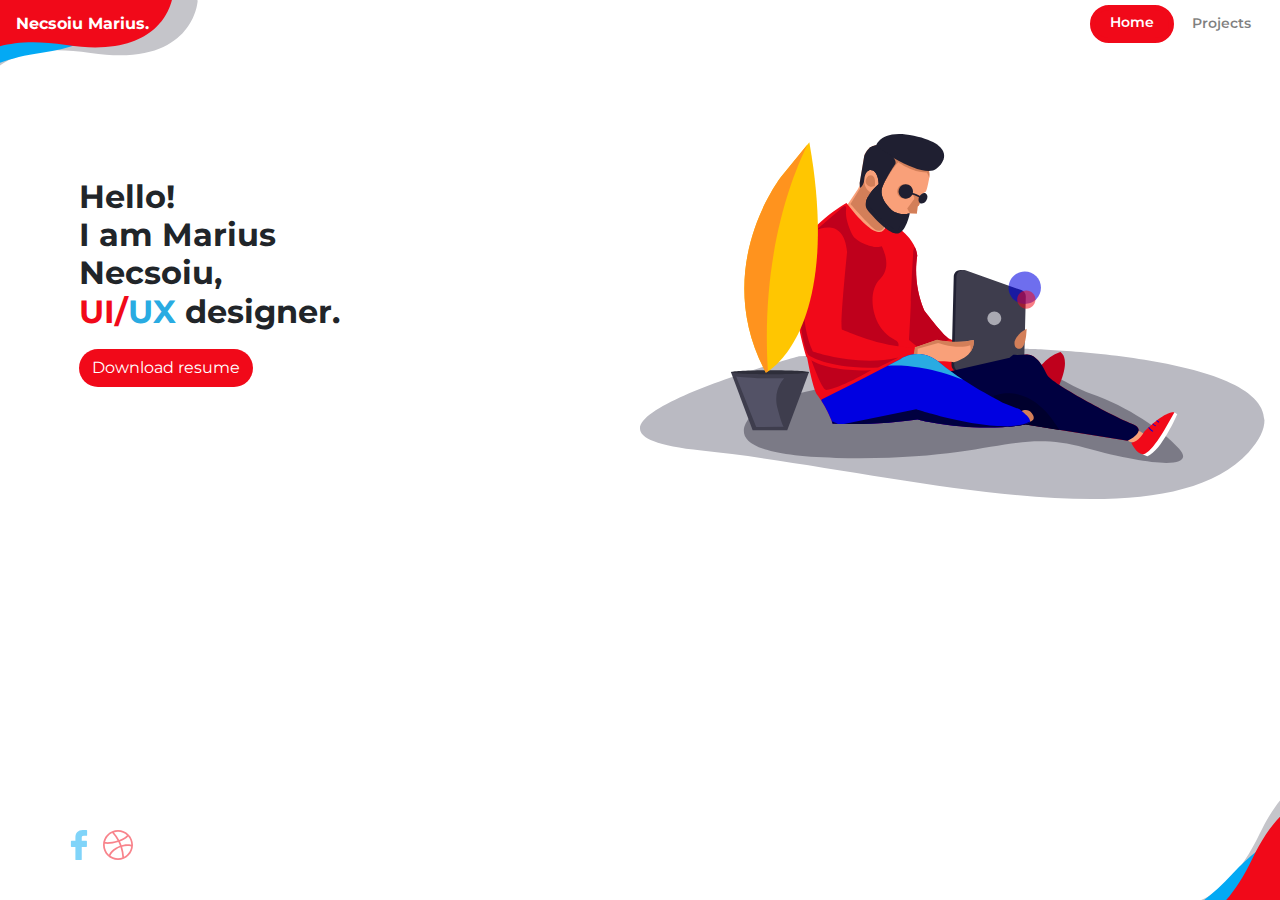
<file: index.html>
<!DOCTYPE html>
<html lang="en">
<head>
    <meta charset="UTF-8">
    <meta name="viewport" content="width=device-width, initial-scale=1.0">
    <meta http-equiv="X-UA-Compatible" content="ie=edge">
    <title>Necsoiu Marius</title>
     <!-- Bootstrap core CSS -->
  <link href="vendor/bootstrap/css/bootstrap.min.css" rel="stylesheet">
  
  <!-- Custom fonts for this template -->
  <link href="https://fonts.googleapis.com/css?family=Montserrat" rel="stylesheet">
  

  <!-- Custom styles for this template -->
  <link href="css/portfolio.css" rel="stylesheet">
  <link href="https://fonts.googleapis.com/icon?family=Material+Icons" rel="stylesheet">

</head>
<body>
    <!--Start of navbar-->

    <nav class="navbar navbar-expand-lg navbar-light" style="background-color:#fff; padding-top:0px;">
            
            <a class="navbar-brand" style="font-weight: bold; color:#fff; font-size:1em;" href="index.html">Necsoiu Marius.</a>
            <button class="navbar-toggler" type="button" data-toggle="collapse" data-target="#navbarNavAltMarkup" aria-controls="navbarNavAltMarkup" aria-expanded="false" aria-label="Toggle navigation">
              <span class="navbar-toggler-icon" style="color:#fff;"></span>
            </button>
            <div class="collapse navbar-collapse" id="navbarNavAltMarkup" style="float:right;">
              <div class="navbar-nav ml-auto">
                    <a class="nav-item nav-link selected" href="index.html">Home</a>
                <a class="nav-item nav-link" href="pages/portfolio.html">Projects</a>
              </div>
            </div>
            <img src="img/background and illustration/top_left.svg" class="img-fluid top_left">
          </nav>
<!--End of navbar-->
<div class="container" style="top:50%; bottom:50px;">
    <div class="row">
        <div class="col-sm-5 left-col">
                <div class="rightDetails">

                        <h2 style="font-weight: bold;">Hello!<br>I am Marius Necsoiu,<br> <span style="color:#F10919;">UI/</span><span style="color:#29ABE2;">UX </span>designer. </h2>
                                <a href="Necsoiu_Marius_CV.pdf" class="btn my-btn" style="display: inline-block; text-decoration: none; margin-top:10px; background-color: #F10919;" target="_blank">Download resume</a>
                        
                </div>
        </div>
      <div class="col-sm-3 right-col">
          <img src="img/background and illustration/ilustratie.svg" class="img-fluid">
      </div>
    </div>
</div>
 <!--here starts the footer-->
 <footer>
        <img src="img/background and illustration/bottom_right.svg" class="img-fluid bottom-right">
        <div style="padding:30px; padding-left: 5%;">
                <a href="https://www.facebook.com/marius.necsoiu.3" target="_blank"><img class="icon-social" src="img/social-icons/fb.svg" alt="https://www.facebook.com/marius.necsoiu.3"></a>
                <a href="https://dribbble.com/necmarius" target="_blank"><img  class="icon-social"src="img/social-icons/db.svg" alt="https://dribbble.com/necmarius"></a>
                
        </div>
  
 </footer>    

 <!--here ends the footer-->
     <!-- Bootstrap core JavaScript -->
  <script src="vendor/jquery/jquery.min.js"></script>
  <script src="vendor/bootstrap/js/bootstrap.bundle.min.js"></script>
</body>
</html>
</file>
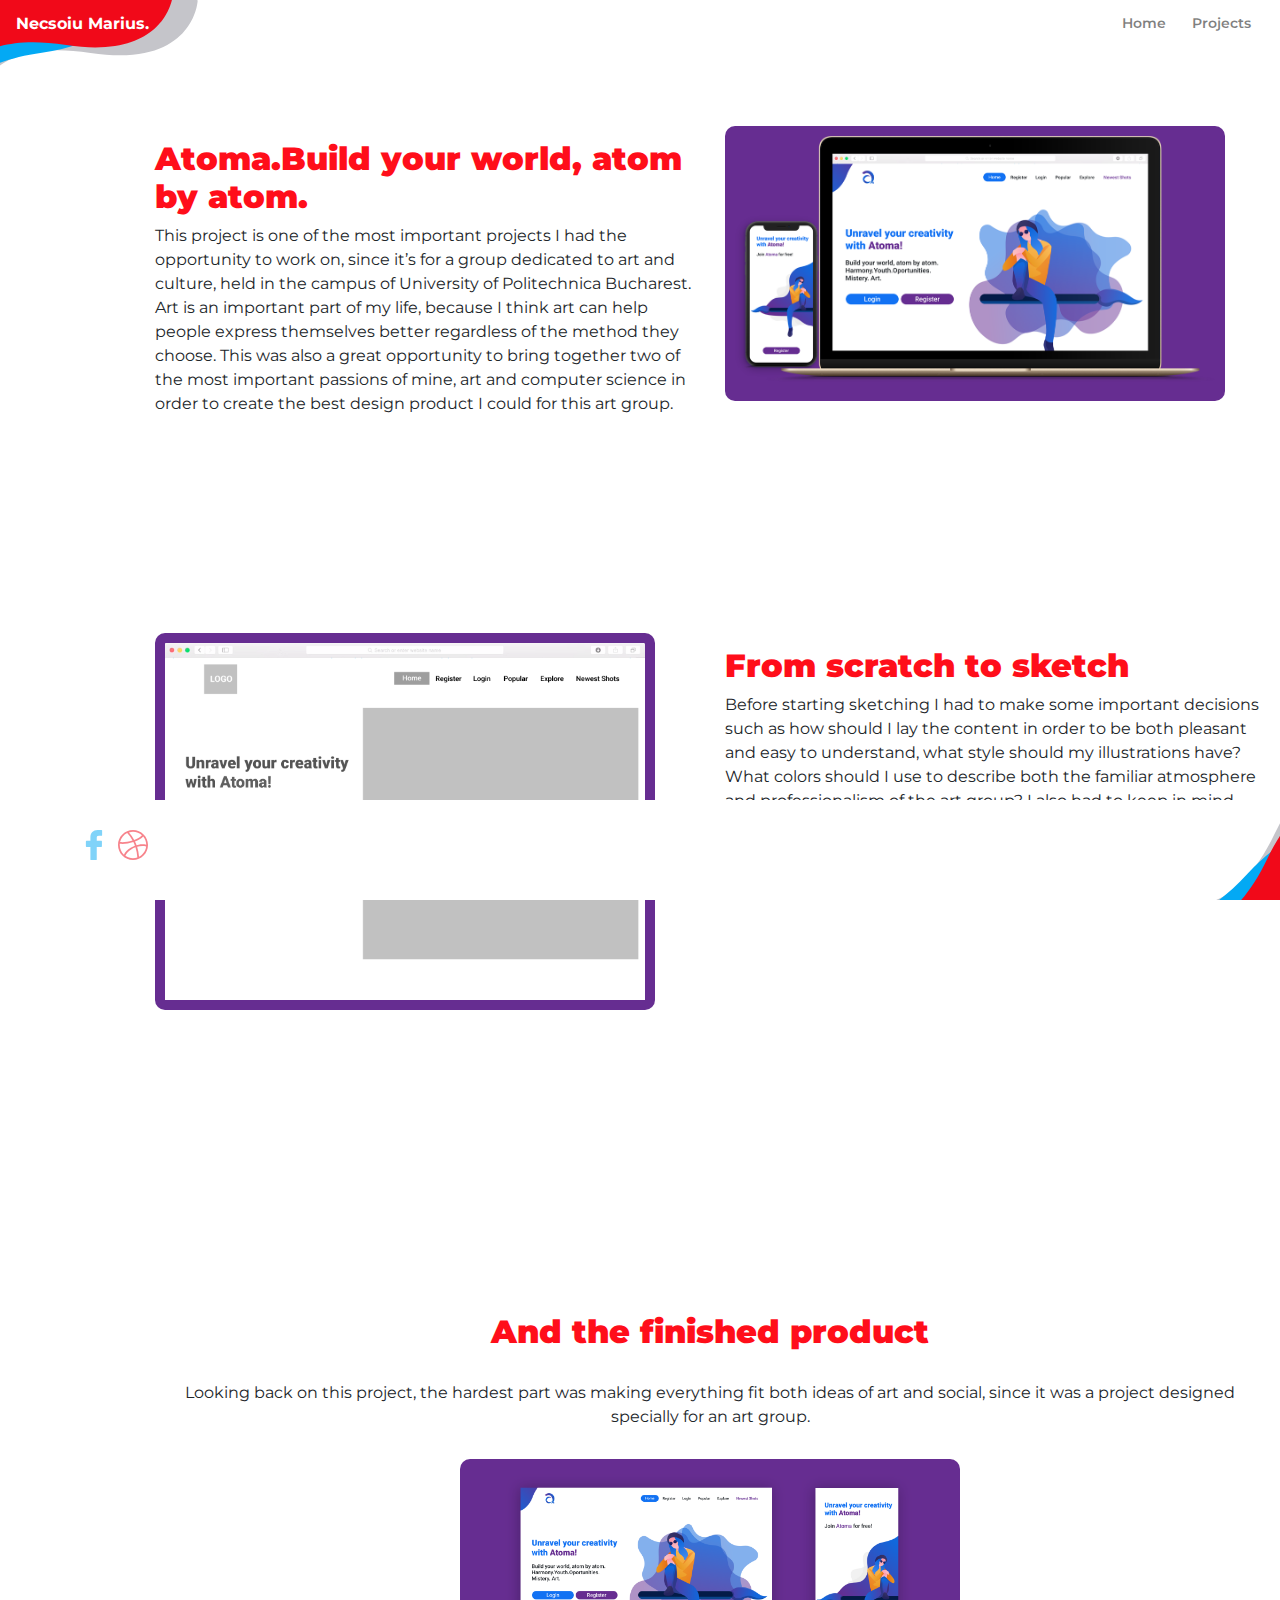
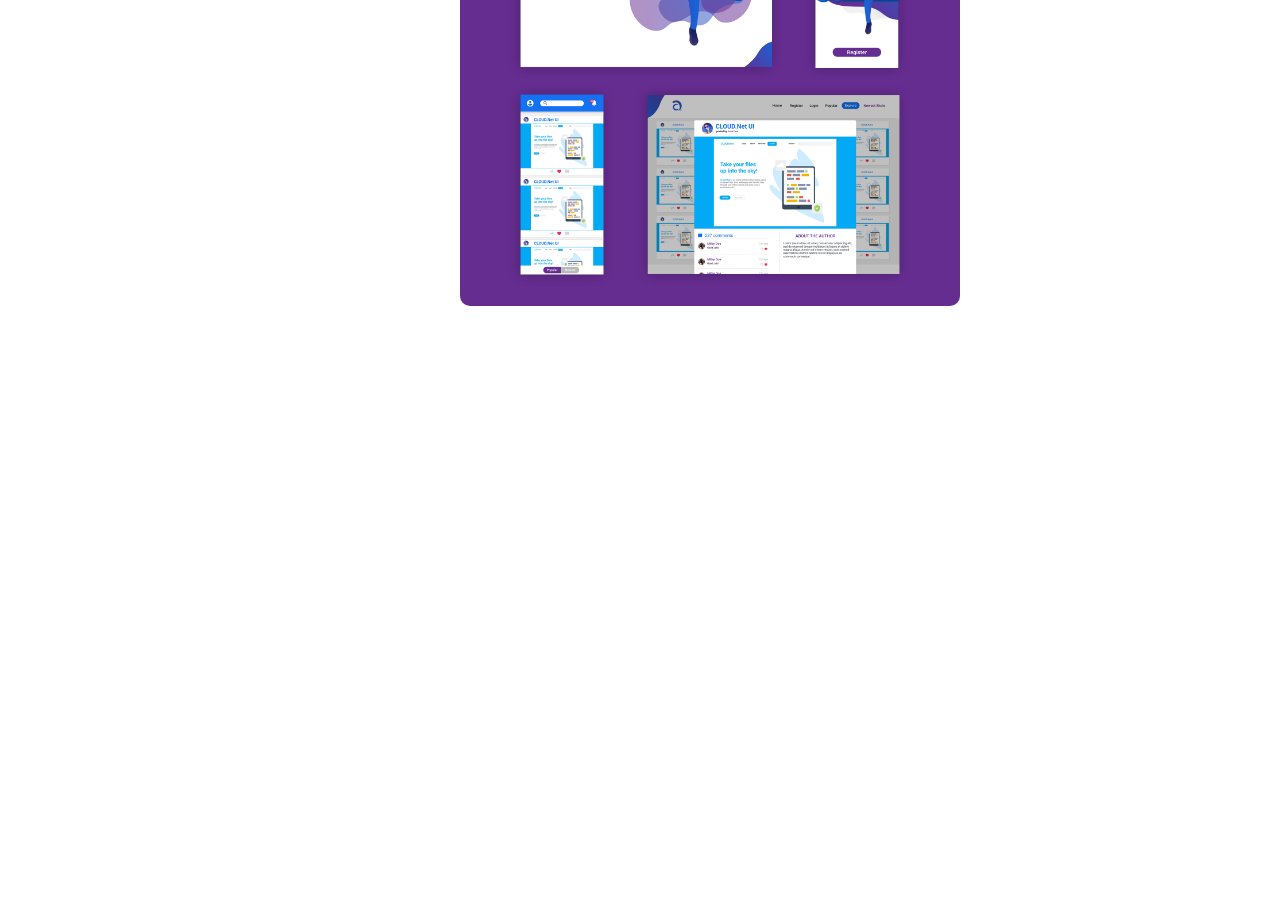
<file: pages/atoma.html>
<!DOCTYPE html>
<html lang="en">
<head>
    <meta charset="UTF-8">
    <meta name="viewport" content="width=device-width, initial-scale=1.0">
    <meta http-equiv="X-UA-Compatible" content="ie=edge">
    <title>Necsoiu Marius</title>
     <!-- Bootstrap core CSS -->
  <link href="../vendor/bootstrap/css/bootstrap.min.css" rel="stylesheet">
  
  <!-- Custom fonts for this template -->
  <link href="https://fonts.googleapis.com/css?family=Montserrat" rel="stylesheet">
  

  <!-- Custom styles for this template -->
  <link href="../css/portfolio.css" rel="stylesheet">
  <link href="https://fonts.googleapis.com/icon?family=Material+Icons" rel="stylesheet">

</head>
<body>
    <!--Start of navbar-->

    <nav class="navbar navbar-expand-lg navbar-light" style="background-color:#fff; padding-top:0px;">
            
            <a class="navbar-brand" style="font-weight: bold; color:#fff; font-size:1em;" href="../index.html">Necsoiu Marius.</a>
            <button class="navbar-toggler" type="button" data-toggle="collapse" data-target="#navbarNavAltMarkup" aria-controls="navbarNavAltMarkup" aria-expanded="false" aria-label="Toggle navigation">
              <span class="navbar-toggler-icon" style="color:#fff;"></span>
            </button>
            <div class="collapse navbar-collapse" id="navbarNavAltMarkup" style="float:right;">
              <div class="navbar-nav ml-auto">
                    <a class="nav-item nav-link" href="../index.html">Home</a>
                <a class="nav-item nav-link" href="portfolio.html">Projects</a>
              </div>
            </div>
            <img src="../img/background and illustration/top_left.svg" class="img-fluid top_left">
          </nav>
<!--End of navbar-->
<div class="container">
    <div class="row item-desktop">
        <div class="col-lg-6">
            <div style="margin-top:30px;padding-top:10%;">
              <h2 style="color:#FF0E1A;font-weight: 900;">Atoma.Build your world, atom by atom.</h2>
              <p>This project is one of the most important projects I had the opportunity to work on, since it’s for a group dedicated to art and culture, held in the campus of University of Politechnica Bucharest. Art is an important part of my life, because I think art can help people express themselves better regardless of the method they choose. This was also a great opportunity to bring together two of the most important passions of mine, art and computer science in order to create the best design product I could for this art group. </p>
            </div>
          </div>
      <div class="col-lg-6">
        <div class="portfolio-item" style="background: #662d91;">
          <img src="../img/pages/atoma/atoma_pc_tel.png" class="img-fluid" alt="">
        </div>
      </div>
   
    </div>
    <div class="row item-desktop">
      <div class="col-lg-6">
        <div class="portfolio-item" style="background: #662d91;">
            <img src="../img/pages/atoma/ATOMA_WIRE.png" class="img-fluid" alt="">
        </div>
      </div>
      <div class="col-lg-6">
          <div style="margin-top:30px;padding-top:10%;">
            <h2 style="color:#FF0E1A;font-weight: 900;">From scratch to sketch</h2>
            <p>Before starting sketching I had to make some important decisions such as how should I lay the content in order to be both pleasant and easy to understand, what style should my illustrations have? What colors should I use to describe both the familiar atmosphere and professionalism of the art group? I also had to keep in mind that the website would be art themed and all the illustrations should fit that theme. The major UX challenge was making the gallery easy to find and easy to access and understand by all users.</p>
          </div>
        </div>
    </div>
    <div class="row item-desktop"  style="margin-bottom:20%;text-align: center;">
      <div class="col-lg-12">
          <div style="margin-top:30px;padding-top:10%;">
            <h2 style="color:#FF0E1A;font-weight: 900;">And the finished product</h2>
            <p style="margin-top:30px;margin-bottom:30px;">Looking back on this project, the hardest part was making everything fit both ideas of art and social, since it was a project designed specially for an art group.</p>
          </div>
        </div>
        <div class="col-lg-12" style="margin-bottom:30%;">      <div class="portfolio-item" style="background: #662d91;margin: auto;">
        <img src="../img/pages/atoma/2.png" class="img-fluid" style="margin:auto;" alt="">
      </div>
    </div>
</div>
 <!--here starts the footer-->
 <footer style="z-index:9999;background-color:#fff;">
        <img src="../img/background and illustration/bottom_right.svg" class="img-fluid bottom-right">
        <div style="padding:30px; padding-left: 5%;">
                <a href="https://www.facebook.com/marius.necsoiu.3" target="_blank"><img class="icon-social" src="../img/social-icons/fb.svg" alt="https://www.facebook.com/marius.necsoiu.3"></a>
                <a href="https://dribbble.com/necmarius" target="_blank"><img  class="icon-social"src="../img/social-icons/db.svg" alt="https://dribbble.com/necmarius"></a>
                
        </div>
  
 </footer>    

 <!--here ends the footer-->
     <!-- Bootstrap core JavaScript -->
  <script src="../vendor/jquery/jquery.min.js"></script>
  <script src="../vendor/bootstrap/js/bootstrap.bundle.min.js"></script>
</body>
</html>
</file>
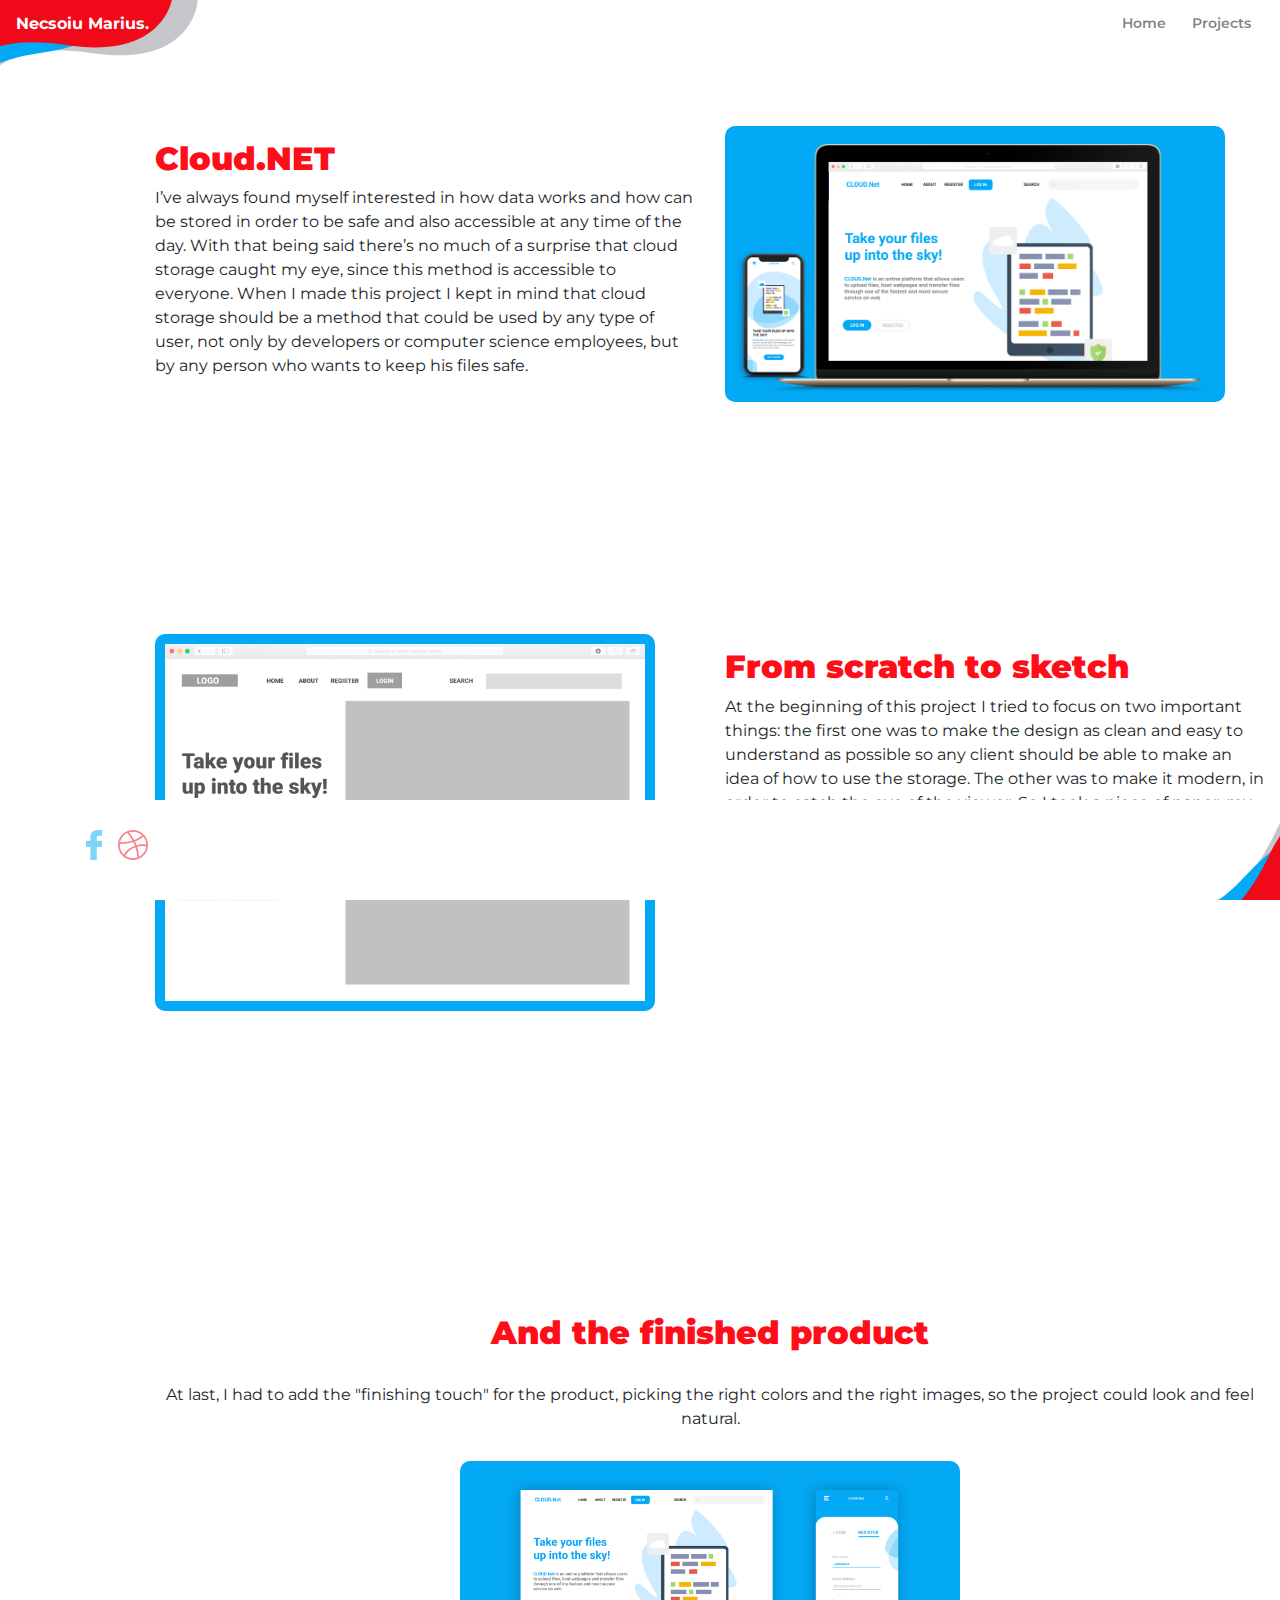
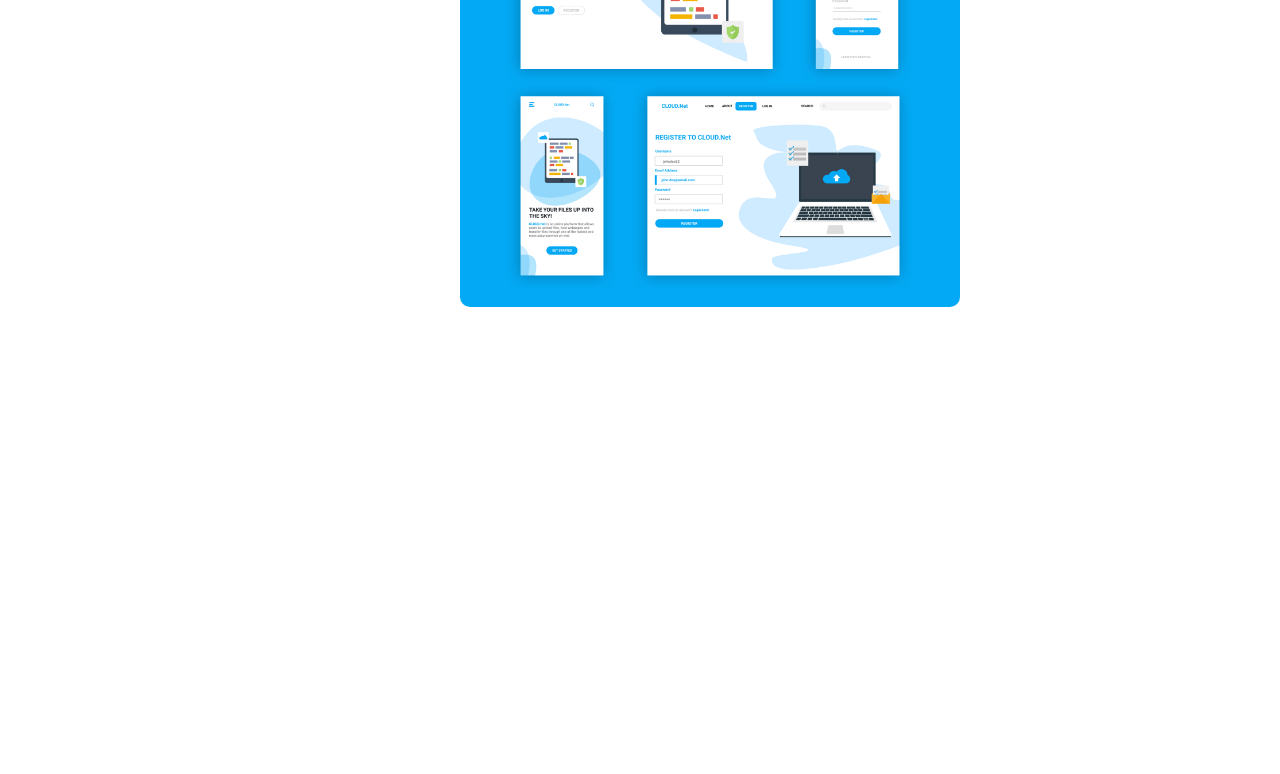
<file: pages/cloudnet.html>
<!DOCTYPE html>
<html lang="en">
<head>
    <meta charset="UTF-8">
    <meta name="viewport" content="width=device-width, initial-scale=1.0">
    <meta http-equiv="X-UA-Compatible" content="ie=edge">
    <title>Necsoiu Marius</title>
     <!-- Bootstrap core CSS -->
  <link href="../vendor/bootstrap/css/bootstrap.min.css" rel="stylesheet">
  
  <!-- Custom fonts for this template -->
  <link href="https://fonts.googleapis.com/css?family=Montserrat" rel="stylesheet">
  

  <!-- Custom styles for this template -->
  <link href="../css/portfolio.css" rel="stylesheet">
  <link href="https://fonts.googleapis.com/icon?family=Material+Icons" rel="stylesheet">

</head>
<body>
    <!--Start of navbar-->

    <nav class="navbar navbar-expand-lg navbar-light" style="background-color:#fff; padding-top:0px;">
            
            <a class="navbar-brand" style="font-weight: bold; color:#fff; font-size:1em;" href="../index.html">Necsoiu Marius.</a>
            <button class="navbar-toggler" type="button" data-toggle="collapse" data-target="#navbarNavAltMarkup" aria-controls="navbarNavAltMarkup" aria-expanded="false" aria-label="Toggle navigation">
              <span class="navbar-toggler-icon" style="color:#fff;"></span>
            </button>
            <div class="collapse navbar-collapse" id="navbarNavAltMarkup" style="float:right;">
              <div class="navbar-nav ml-auto">
                    <a class="nav-item nav-link" href="../index.html">Home</a>
                <a class="nav-item nav-link" href="portfolio.html">Projects</a>
              </div>
            </div>
            <img src="../img/background and illustration/top_left.svg" class="img-fluid top_left">
          </nav>
<!--End of navbar-->
<div class="container">
    <div class="row item-desktop">
        <div class="col-lg-6">
            <div style="margin-top:30px;padding-top:10%;">
              <h2 style="color:#FF0E1A;font-weight: 900;">Cloud.NET</h2>
              <p>I’ve always found myself interested in how data works and how can be stored in order to be safe and also accessible at any time of the day. With that being said there’s no much of a surprise that cloud storage caught my eye, since this method is accessible to everyone. When I made this project I kept in mind that cloud storage should be a method that could be used by any type of user, not only by developers or computer science employees, but by any person who wants to keep his files safe. </p>
            </div>
          </div>
      <div class="col-lg-6">
        <div class="portfolio-item" style="background: #03A9F4;">
          <img src="../img/pages/cloudnet/cloud_pc_tel.png" class="img-fluid" alt="">
        </div>
      </div>
   
    </div>
    <div class="row item-desktop">
      <div class="col-lg-6">
        <div class="portfolio-item" style="background: #03A9F4;">
            <img src="../img/pages/cloudnet/CLOUD_WIRE.png" class="img-fluid" alt="">
        </div>
      </div>
      <div class="col-lg-6">
          <div style="margin-top:30px;padding-top:10%;">
            <h2 style="color:#FF0E1A;font-weight: 900;">From scratch to sketch</h2>
            <p> At the beginning of this project I tried to focus on two important things: the first one was to make the design as clean and easy to understand as possible so any client should be able to make an idea of how to use the storage. The other was to make it modern, in order to catch the eye of the viewer. So I took a piece of paper, my drawing tools and I started sketching, I also found a way to lay the content in order to acquintance the user with the position of the elements so they would have a natural experience. </p>
          </div>
        </div>
    </div>
    <div class="row item-desktop"  style="margin-bottom:10%;text-align: center;">
      <div class="col-lg-12">
          <div style="margin-top:30px;padding-top:10%;">
            <h2 style="color:#FF0E1A;font-weight: 900;">And the finished product</h2>
            <p style="margin-top:30px;margin-bottom:30px;">At last, I had to add the "finishing touch" for the product, picking the right colors and the right images, so the project could look and feel natural.</p>
          </div>
        </div>
        <div class="col-lg-12" style="margin-bottom:30%;">      <div class="portfolio-item" style="background: #03A9F4;margin: auto;">
        <img src="../img/pages/cloudnet/1.png" class="img-fluid" style="margin:auto;" alt="">
      </div>
    </div>
</div>
 <!--here starts the footer-->
 <footer style="z-index:9999;background-color:#fff;">
        <img src="../img/background and illustration/bottom_right.svg" class="img-fluid bottom-right">
        <div style="padding:30px; padding-left: 5%;">
                <a href="https://www.facebook.com/marius.necsoiu.3" target="_blank"><img class="icon-social" src="../img/social-icons/fb.svg" alt="https://www.facebook.com/marius.necsoiu.3"></a>
                <a href="https://dribbble.com/necmarius" target="_blank"><img  class="icon-social"src="../img/social-icons/db.svg" alt="https://dribbble.com/necmarius"></a>
                
        </div>
  
 </footer>    

 <!--here ends the footer-->
     <!-- Bootstrap core JavaScript -->
  <script src="../vendor/jquery/jquery.min.js"></script>
  <script src="../vendor/bootstrap/js/bootstrap.bundle.min.js"></script>
</body>
</html>
</file>
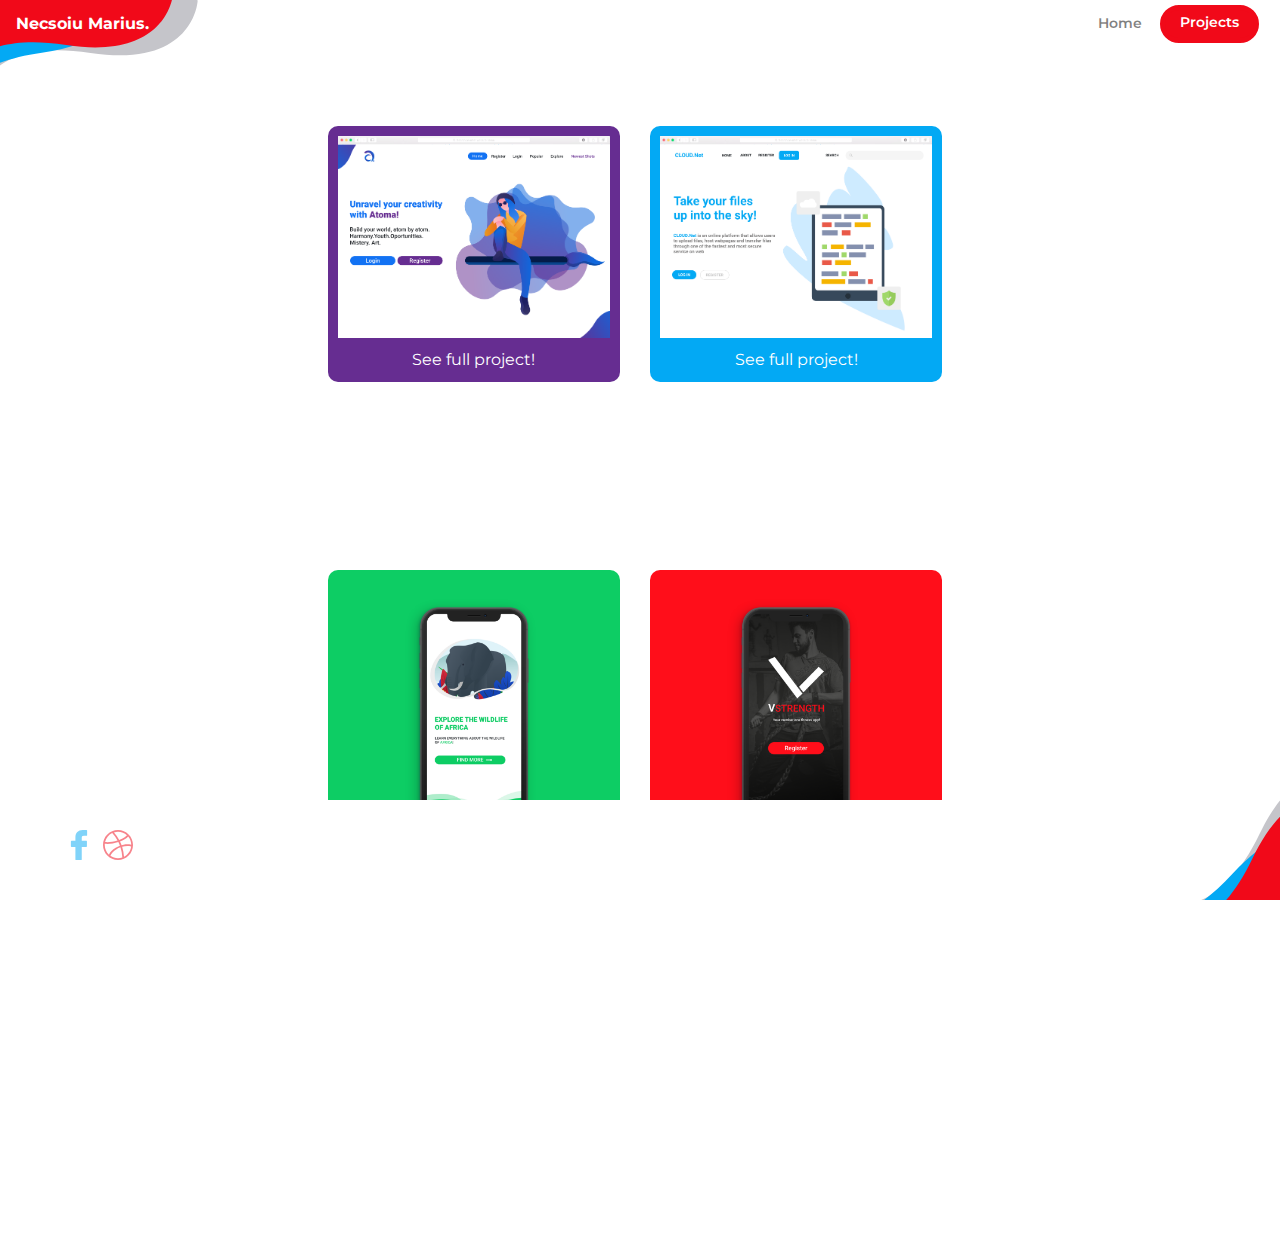
<file: pages/portfolio.html>
<!DOCTYPE html>
<html lang="en">
<head>
    <meta charset="UTF-8">
    <meta name="viewport" content="width=device-width, initial-scale=1.0">
    <meta http-equiv="X-UA-Compatible" content="ie=edge">
    <title>Necsoiu Marius</title>
     <!-- Bootstrap core CSS -->
  <link href="../vendor/bootstrap/css/bootstrap.min.css" rel="stylesheet">
  
  <!-- Custom fonts for this template -->
  <link href="https://fonts.googleapis.com/css?family=Montserrat" rel="stylesheet">
  

  <!-- Custom styles for this template -->
  <link href="../css/portfolio.css" rel="stylesheet">
  <link href="https://fonts.googleapis.com/icon?family=Material+Icons" rel="stylesheet">

</head>
<body>
    <!--Start of navbar-->

    <nav class="navbar navbar-expand-lg navbar-light" style="background-color:#fff; padding-top:0px;">
            
            <a class="navbar-brand" style="font-weight: bold; color:#fff; font-size:1em;" href="../index.html">Necsoiu Marius.</a>
            <button class="navbar-toggler" type="button" data-toggle="collapse" data-target="#navbarNavAltMarkup" aria-controls="navbarNavAltMarkup" aria-expanded="false" aria-label="Toggle navigation">
              <span class="navbar-toggler-icon" style="color:#fff;"></span>
            </button>
            <div class="collapse navbar-collapse" id="navbarNavAltMarkup" style="float:right;">
              <div class="navbar-nav ml-auto">
                    <a class="nav-item nav-link" href="../index.html">Home</a>
                <a class="nav-item nav-link selected" href="portfolio.html">Projects</a>
              </div>
            </div>
            <img src="../img/background and illustration/top_left.svg" class="img-fluid top_left">
          </nav>
<!--End of navbar-->
<div class="container">
    <div class="row desktop-center">
        <div class="col-lg-4">
            <div class="portfolio-item" style="background: #662D91;">
              <img src="../img/pages/atoma/browser_atoma.png" class="img-fluid" alt="">
              <center><a href="../pages/atoma.html" class="seeproject" >See full project!</a></center>
            </div>
          </div>
      <div class="col-lg-4">
        <div class="portfolio-item" style="background: #03A9F4;">
          <img src="../img/pages/cloudnet/browser_cloud.png" class="img-fluid" alt="">
          <center><a href="../pages/cloudnet.html" class="seeproject" >See full project!</a></center>
        </div>
      </div>
   
    </div>
    <div class="row desktop-center" style="margin-bottom:20%;">
      <div class="col-lg-4">
        <div class="portfolio-item" style="background: #0DCD64;">
          <img src="../img/pages/xplore/tel_xplore.png" class="img-fluid" alt="">
          <center><a href="../pages/xplore.html" class="seeproject" >See full project!</a></center>
        </div>
      </div>
      <div class="col-lg-4">
        <div class="portfolio-item" style="background: #FF0E1A;">
          <img src="../img/pages/vstrenght/tel_vstrenght.png" class="img-fluid" alt="">
          <center><a href="../pages/vstrenght.html" class="seeproject" >See full project!</a></center>
        </div>
      </div>
    </div>
</div>
 <!--here starts the footer-->
 <footer style="z-index:9999;background-color:#fff;">
        <img src="../img/background and illustration/bottom_right.svg" class="img-fluid bottom-right">
        <div style="padding:30px; padding-left: 5%;">
                <a href="https://www.facebook.com/marius.necsoiu.3" target="_blank"><img class="icon-social" src="../img/social-icons/fb.svg" alt="https://www.facebook.com/marius.necsoiu.3"></a>
                <a href="https://dribbble.com/necmarius" target="_blank"><img  class="icon-social"src="../img/social-icons/db.svg" alt="https://dribbble.com/necmarius"></a>
                
        </div>
  
 </footer>    

 <!--here ends the footer-->
     <!-- Bootstrap core JavaScript -->
  <script src="../vendor/jquery/jquery.min.js"></script>
  <script src="../vendor/bootstrap/js/bootstrap.bundle.min.js"></script>
</body>
</html>
</file>
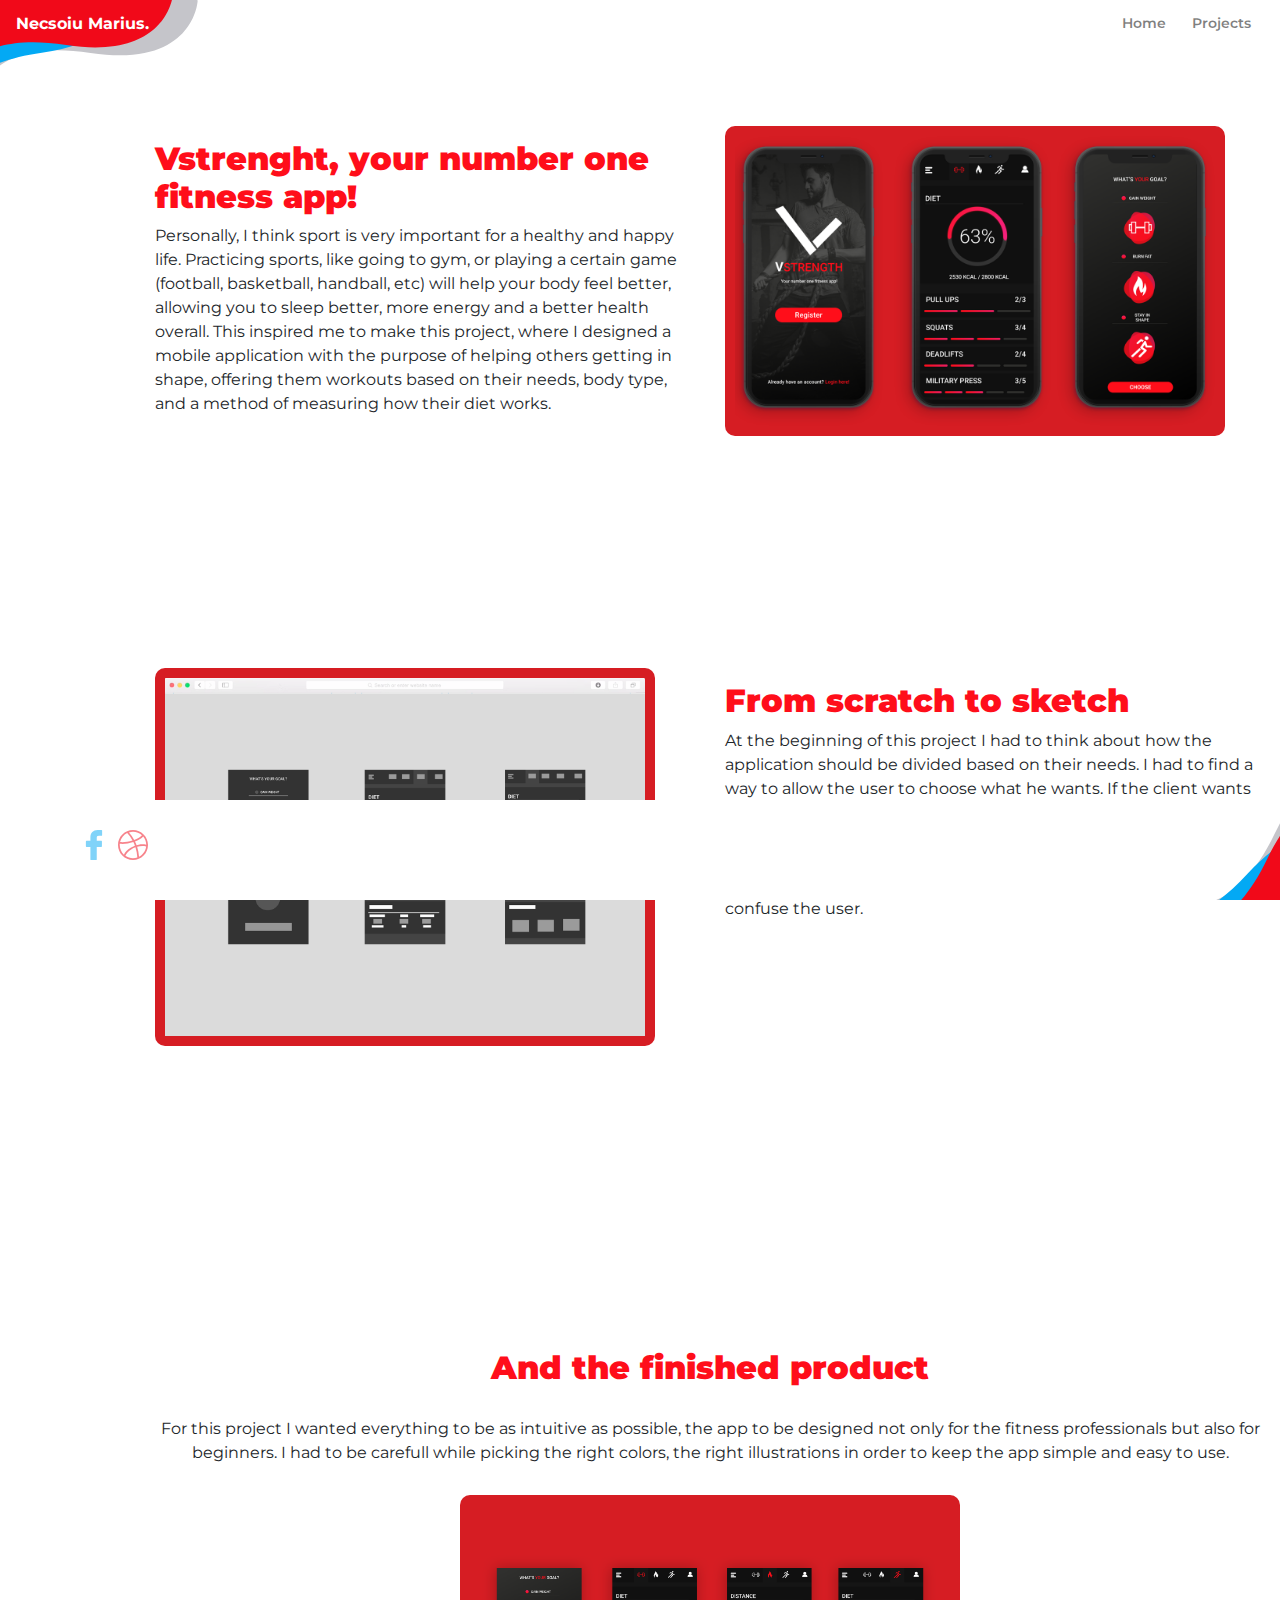
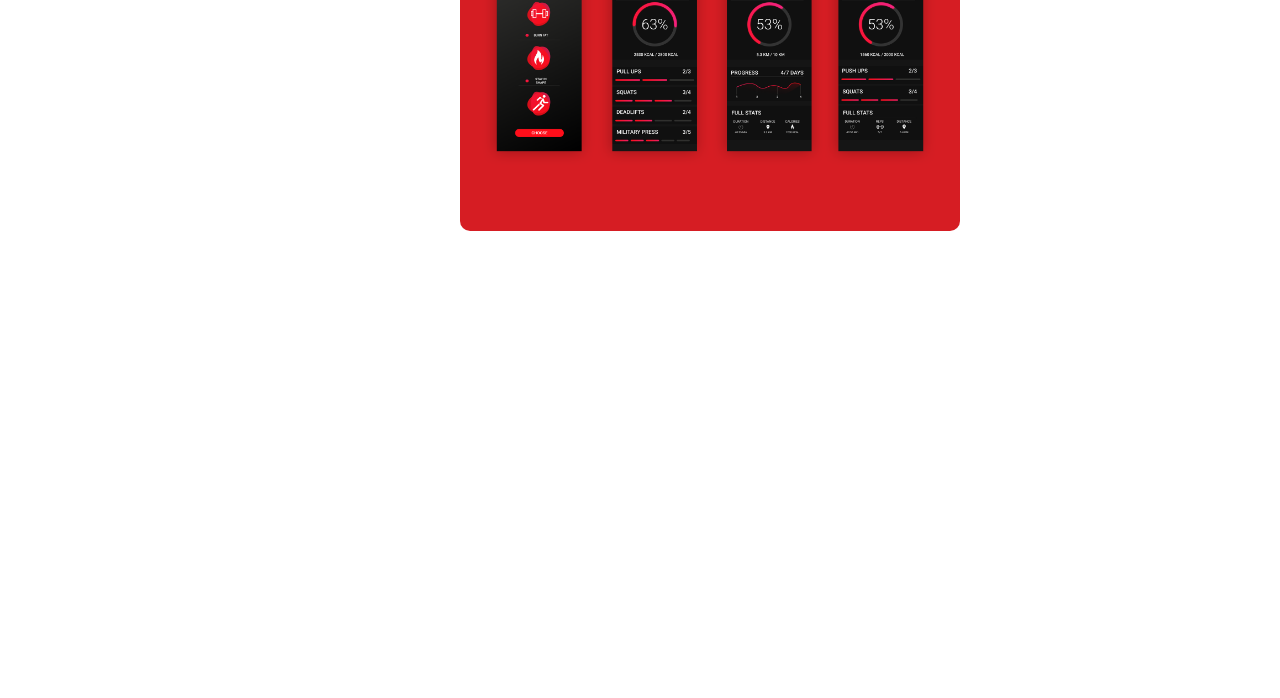
<file: pages/vstrenght.html>
<!DOCTYPE html>
<html lang="en">
<head>
    <meta charset="UTF-8">
    <meta name="viewport" content="width=device-width, initial-scale=1.0">
    <meta http-equiv="X-UA-Compatible" content="ie=edge">
    <title>Necsoiu Marius</title>
     <!-- Bootstrap core CSS -->
  <link href="../vendor/bootstrap/css/bootstrap.min.css" rel="stylesheet">
  
  <!-- Custom fonts for this template -->
  <link href="https://fonts.googleapis.com/css?family=Montserrat" rel="stylesheet">
  

  <!-- Custom styles for this template -->
  <link href="../css/portfolio.css" rel="stylesheet">
  <link href="https://fonts.googleapis.com/icon?family=Material+Icons" rel="stylesheet">

</head>
<body>
    <!--Start of navbar-->

    <nav class="navbar navbar-expand-lg navbar-light" style="background-color:#fff; padding-top:0px;">
            
            <a class="navbar-brand" style="font-weight: bold; color:#fff; font-size:1em;" href="../index.html">Necsoiu Marius.</a>
            <button class="navbar-toggler" type="button" data-toggle="collapse" data-target="#navbarNavAltMarkup" aria-controls="navbarNavAltMarkup" aria-expanded="false" aria-label="Toggle navigation">
              <span class="navbar-toggler-icon" style="color:#fff;"></span>
            </button>
            <div class="collapse navbar-collapse" id="navbarNavAltMarkup" style="float:right;">
              <div class="navbar-nav ml-auto">
                    <a class="nav-item nav-link" href="../index.html">Home</a>
                <a class="nav-item nav-link" href="portfolio.html">Projects</a>
              </div>
            </div>
            <img src="../img/background and illustration/top_left.svg" class="img-fluid top_left">
          </nav>
<!--End of navbar-->
<div class="container">
    <div class="row item-desktop">
        <div class="col-lg-6">
            <div style="margin-top:30px;padding-top:10%;">
              <h2 style="color:#FF0E1A;font-weight: 900;">Vstrenght, your number one fitness app!</h2>
              <p>Personally, I think sport is very important for a healthy and happy life. Practicing sports, like going to gym, or playing a certain game (football, basketball, handball, etc) will help your body feel better, allowing you to sleep better, more energy and a better health overall. This inspired me to make this project, where I designed a mobile application with the purpose of helping others getting in shape, offering them workouts based on their needs, body type, and a method of measuring how their diet works. </p>
            </div>
          </div>
      <div class="col-lg-6">
        <div class="portfolio-item" style="background: #d61d23;">
          <img src="../img/pages/vstrenght/vstrenght.png" class="img-fluid" alt="">
        </div>
      </div>
   
    </div>
    <div class="row item-desktop">
      <div class="col-lg-6">
        <div class="portfolio-item" style="background: #d61d23;">
            <img src="../img/pages/vstrenght/VSTRENGHT_WIRE.png" class="img-fluid" alt="">
        </div>
      </div>
      <div class="col-lg-6">
          <div style="margin-top:30px;padding-top:10%;">
            <h2 style="color:#FF0E1A;font-weight: 900;">From scratch to sketch</h2>
            <p>At the beginning of this project I had to think about how the application should be divided based on their needs. I had to find a way to allow the user to choose what he wants. If the client wants to lose weight, the application should be designed in such way that it would be easy to navigate and choose the option you want. I also had to keep track of how easy one can understand the design, since I didn’t want to be something very complex, that would confuse the user. </p>
          </div>
        </div>
    </div>
    <div class="row item-desktop"  style="margin-bottom:10%;text-align: center;">
      <div class="col-lg-12">
          <div style="margin-top:30px;padding-top:10%;">
            <h2 style="color:#FF0E1A;font-weight: 900;">And the finished product</h2>
            <p style="margin-top:30px;margin-bottom:30px;">For this project I wanted everything to be as intuitive as possible, the app to be designed not only for the fitness professionals but also for beginners. I had to be carefull while picking the right colors, the right illustrations in order to keep the app simple and easy to use.</p>
          </div>
        </div>
        <div class="col-lg-12" style="margin-bottom:30%;">      <div class="portfolio-item" style="background: #d61d23;margin: auto;">
        <img src="../img/pages/vstrenght/3.png" class="img-fluid" style="margin:auto;" alt="">
      </div>
    </div>
</div>
 <!--here starts the footer-->
 <footer style="z-index:9999;background-color:#fff;">
        <img src="../img/background and illustration/bottom_right.svg" class="img-fluid bottom-right">
        <div style="padding:30px; padding-left: 5%;">
                <a href="https://www.facebook.com/marius.necsoiu.3" target="_blank"><img class="icon-social" src="../img/social-icons/fb.svg" alt="https://www.facebook.com/marius.necsoiu.3"></a>
                <a href="https://dribbble.com/necmarius" target="_blank"><img  class="icon-social"src="../img/social-icons/db.svg" alt="https://dribbble.com/necmarius"></a>
                
        </div>
  
 </footer>    

 <!--here ends the footer-->
     <!-- Bootstrap core JavaScript -->
  <script src="../vendor/jquery/jquery.min.js"></script>
  <script src="../vendor/bootstrap/js/bootstrap.bundle.min.js"></script>
</body>
</html>
</file>
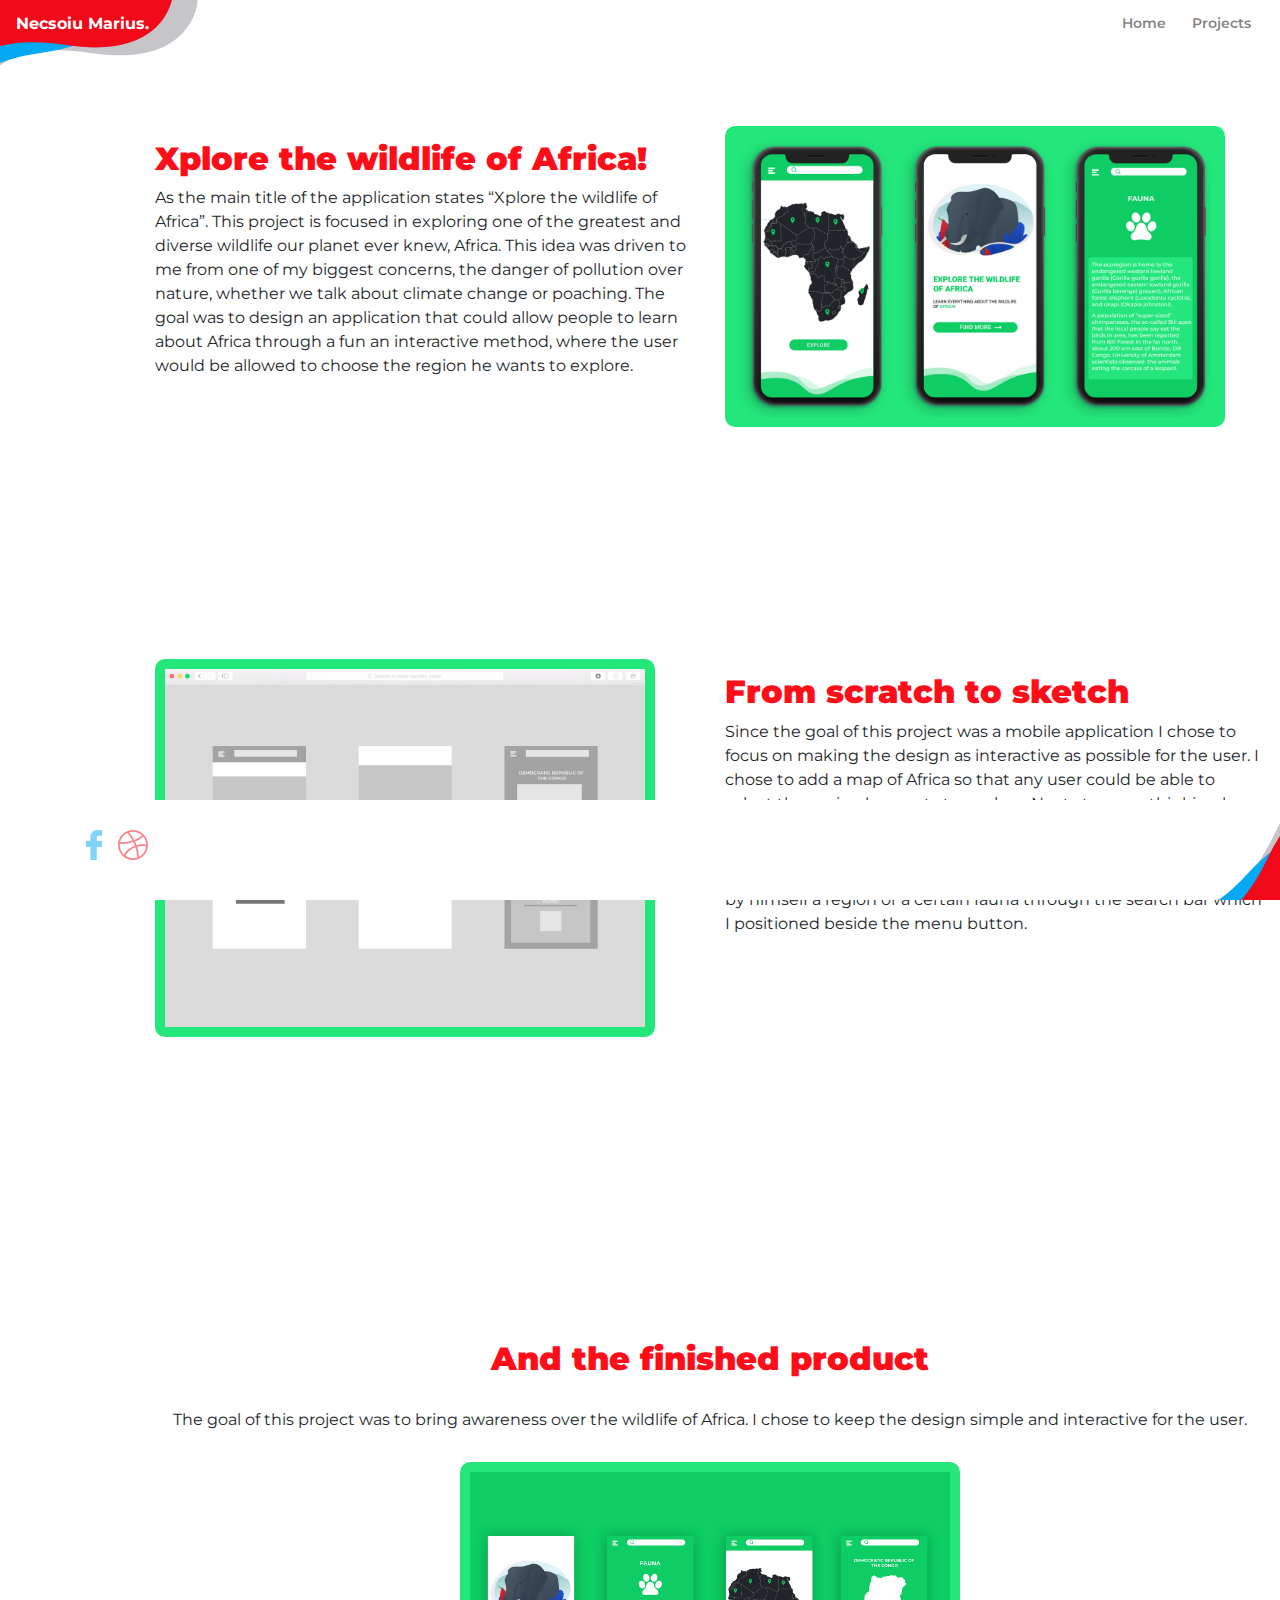
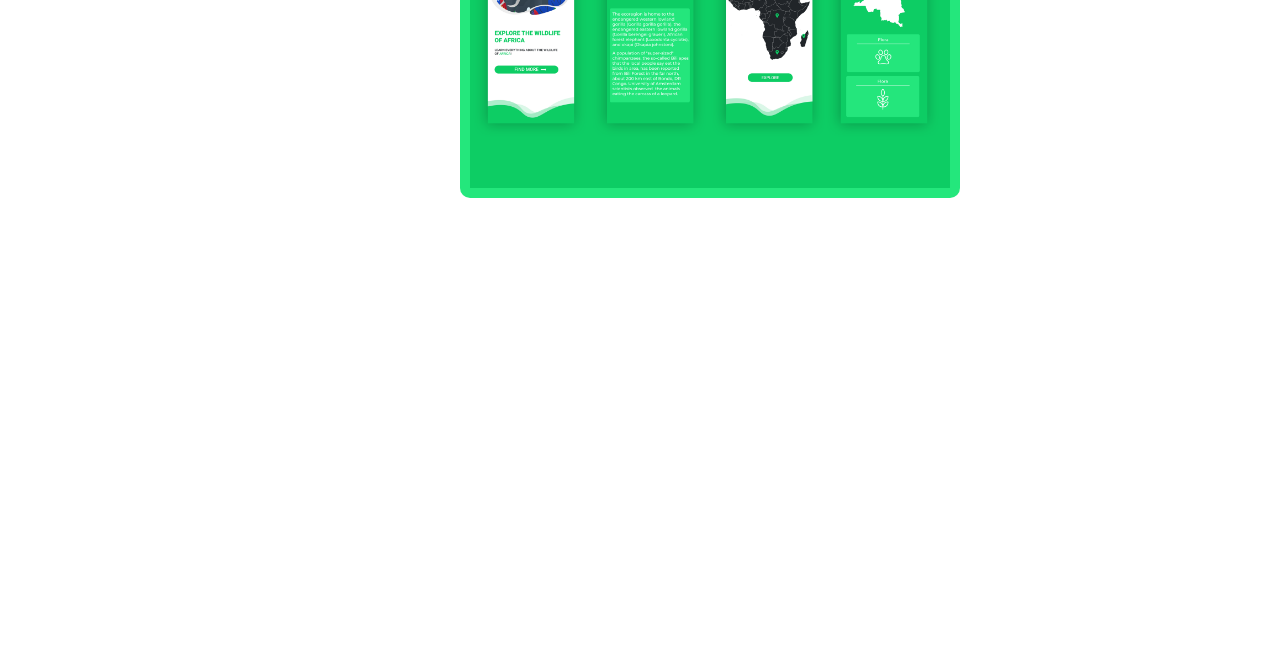
<file: pages/xplore.html>
<!DOCTYPE html>
<html lang="en">
<head>
    <meta charset="UTF-8">
    <meta name="viewport" content="width=device-width, initial-scale=1.0">
    <meta http-equiv="X-UA-Compatible" content="ie=edge">
    <title>Necsoiu Marius</title>
     <!-- Bootstrap core CSS -->
  <link href="../vendor/bootstrap/css/bootstrap.min.css" rel="stylesheet">
  
  <!-- Custom fonts for this template -->
  <link href="https://fonts.googleapis.com/css?family=Montserrat" rel="stylesheet">
  

  <!-- Custom styles for this template -->
  <link href="../css/portfolio.css" rel="stylesheet">
  <link href="https://fonts.googleapis.com/icon?family=Material+Icons" rel="stylesheet">

</head>
<body>
    <!--Start of navbar-->

    <nav class="navbar navbar-expand-lg navbar-light" style="background-color:#fff; padding-top:0px;">
            
            <a class="navbar-brand" style="font-weight: bold; color:#fff; font-size:1em;" href="../index.html">Necsoiu Marius.</a>
            <button class="navbar-toggler" type="button" data-toggle="collapse" data-target="#navbarNavAltMarkup" aria-controls="navbarNavAltMarkup" aria-expanded="false" aria-label="Toggle navigation">
              <span class="navbar-toggler-icon" style="color:#fff;"></span>
            </button>
            <div class="collapse navbar-collapse" id="navbarNavAltMarkup" style="float:right;">
              <div class="navbar-nav ml-auto">
                    <a class="nav-item nav-link" href="../index.html">Home</a>
                <a class="nav-item nav-link" href="portfolio.html">Projects</a>
              </div>
            </div>
            <img src="../img/background and illustration/top_left.svg" class="img-fluid top_left">
          </nav>
<!--End of navbar-->
<div class="container">
    <div class="row item-desktop">
        <div class="col-lg-6">
            <div style="margin-top:30px;padding-top:10%;">
              <h2 style="color:#FF0E1A;font-weight: 900;">Xplore the wildlife of Africa!</h2>
              <p>As the main title of the application states “Xplore the wildlife of Africa”. This project is focused in exploring one of the greatest and diverse wildlife our planet ever knew, Africa. This idea was driven to me from one of my biggest concerns, the danger of pollution over nature, whether we talk about climate change or poaching. The goal was to design an application that could allow people to learn about Africa through a fun an interactive method, where the user would be allowed to choose the region he wants to explore.</p>
            </div>
          </div>
      <div class="col-lg-6">
        <div class="portfolio-item" style="background: #24E77C;">
          <img src="../img/pages/xplore/xplore.png" class="img-fluid" alt="">
        </div>
      </div>
   
    </div>
    <div class="row item-desktop">
      <div class="col-lg-6">
        <div class="portfolio-item" style="background: #24E77C;">
            <img src="../img/pages/xplore/XPLORE_WIRE.png" class="img-fluid" alt="">
        </div>
      </div>
      <div class="col-lg-6">
          <div style="margin-top:30px;padding-top:10%;">
            <h2 style="color:#FF0E1A;font-weight: 900;">From scratch to sketch</h2>
            <p>Since the goal of this project was a mobile application I chose to focus on making the design as interactive as possible for the user. I chose to add a map of Africa so that any user could be able to select the region he wants to explore. Next step was thinking how to give the client the opportunity of choosing between flora and fauna, how to allow him to easily choose what part of the wildlife wants to explore. I also tried to give the user the option to search by himself a region or a certain fauna through the search bar which I positioned beside the menu button. </p>
          </div>
        </div>
    </div>
    <div class="row item-desktop"  style="margin-bottom:10%;text-align: center;">
      <div class="col-lg-12">
          <div style="margin-top:30px;padding-top:10%;">
            <h2 style="color:#FF0E1A;font-weight: 900;">And the finished product</h2>
            <p style="margin-top:30px;margin-bottom:30px;">The goal of this project was to bring awareness over the wildlife of Africa. I chose to keep the design simple and interactive for the user.</p>
          </div>
        </div>
    <div class="col-lg-12" style="margin-bottom:30%;">
      <div class="portfolio-item" style="background: #24E77C;margin: auto;">
        <img src="../img/pages/xplore/4.png" class="img-fluid" style="margin:auto;" alt="">
      </div>
    </div>
</div>
 <!--here starts the footer-->
 <footer style="z-index:9999;background-color:#fff;">
        <img src="../img/background and illustration/bottom_right.svg" class="img-fluid bottom-right">
        <div style="padding:30px; padding-left: 5%;">
                <a href="https://www.facebook.com/marius.necsoiu.3" target="_blank"><img class="icon-social" src="../img/social-icons/fb.svg" alt="https://www.facebook.com/marius.necsoiu.3"></a>
                <a href="https://dribbble.com/necmarius" target="_blank"><img  class="icon-social"src="../img/social-icons/db.svg" alt="https://dribbble.com/necmarius"></a>
                
        </div>
  
 </footer>    

 <!--here ends the footer-->
     <!-- Bootstrap core JavaScript -->
  <script src="../vendor/jquery/jquery.min.js"></script>
  <script src="../vendor/bootstrap/js/bootstrap.bundle.min.js"></script>
</body>
</html>
</file>
<file: css/portfolio.css>
body{
    background-color:fff;
    font-family: 'Montserrat', sans-serif;
    padding: 0; 
}
.my-btn{
    max-width: 200px;
    border-radius:30px;
    color:#fff;
}
.my-btn:hover{
    color:rgb(241, 241, 241);
}
.rightDetails{
    margin-top:10% !important;
    margin:auto;
}
.top_left{
    position: absolute;
    z-index: -1;
    max-width: 200px;
    height: auto;
    top:0;
    left:-2px;  
}
footer {
    position: fixed;
    height: 100px;
    bottom: 0;
    width: 100%; 
}
.bottom-right{
    bottom:0px;
    right:0px;
    position: absolute;
    max-height: 100px;
}
.navbar
{
    z-index: 3;
    color:#fff !important;
}
.nav-link
{
    font-size:0.9em !important;
    margin:5px;
    color:#212529;
}
.nav-item{
    font-size: 0.9em !important;
}
.myButton{
    background: #03A9F4;
border-radius: 61px;
padding-right:10px;
padding-left:10px;
margin-top:10px;
width:150px;
border-color:transparent;
}
.icon-social
{
    width:30px;
    height:30px;
    margin-right:5px;
    margin-bottom:10px;
    opacity: 0.5;
}
.icon-social:hover{
    opacity: 1;
}
.divide{
    height: 50%;
}
.portfolio-item{
    
    border-radius: 10px;
    max-width: 100%;
    height: auto;
    margin-top:70px;
    padding: 10px;
    margin-bottom: 30%;
        
}
.portfolio-img{
    -webkit-box-shadow: 0px 0px 157px -30px rgba(0,0,0,0.75);
-moz-box-shadow: 0px 0px 157px -30px rgba(0,0,0,0.75);
box-shadow: 0px 0px 157px -30px rgba(0,0,0,0.75);
display: block;
}
.see-more{
    display: block; 
    text-decoration: none; 
    color:#FFF; 
    margin-top:30px;
    float:right;
    font-size:0.75em;
    font-weight: 600;
}
.see-more:hover{
    color:#FFF;
}
@media (min-width: 992px)
{
    .item-desktop{
        margin-left:10%;
    }
    .desktop-center{
        padding-left:25%;
        margin-bottom:30px;
    }
    .nav-link:hover{
        color:#F10919 !important;
    }

    .selected{
        background-color:#F10919;
        border: 5px solid #F10919;
        border-radius: 25px;
        color:#fff !important;
        padding-left: 15px !important;
        padding-right:15px !important;
        padding-top: 2px;
        padding-bottom: 2px;
    }  
    .selected:hover{
        color:#fff !important;  
    }
    .rightDetails{
        padding-top:30% !important;
        padding-left:5%;
    
    }
    .container {
        max-width: 100%;
        height:100%;
        
    } 
    .left-col{
        max-width:30% !important;
        height: 60vh;
        padding-left: 5%;     
    }
    .right-col{
        min-width:70% !important;
        padding-left:20%;
        padding-top:10%;
        bottom:50px;
    }  
    .portfolio-item{
        
border-radius: 10px;
max-width: 500px;
height: auto;
margin-top:70px;
padding: 10px;
    
    }
    .portfolio-img{
        -webkit-box-shadow: 0px 0px 157px -30px rgba(0,0,0,0.75);
-moz-box-shadow: 0px 0px 157px -30px rgba(0,0,0,0.75);
box-shadow: 0px 0px 157px -30px rgba(0,0,0,0.75);
display: block; 
    }
    .see-more{
        display: block; 
        text-decoration: none; 
        color:#FFF; 
        margin-top:30px;
        float:right;
        font-size:0.75em;
        font-weight: 600;
    }
    .see-more:hover{
        color:#FFF;
    }
    .col-text{
        display: flex;justify-content: center;align-items: center; max-width:30%;margin-left:5%;
    }
    .img-pages{
        max-width:700px;float:right;
    }
}
.nav-item{
    font-family: 'Montserrat', sans-serif;
    font-weight: 600;
} 
.header{
    padding-top:5%;
    padding-bottom:3%;
    color:#fff;
}
.seeproject{
    display: block;
    margin-top: 10px;
    color: #fff;
}
.seeproject:hover{
    color: #fff;
}
</file>
